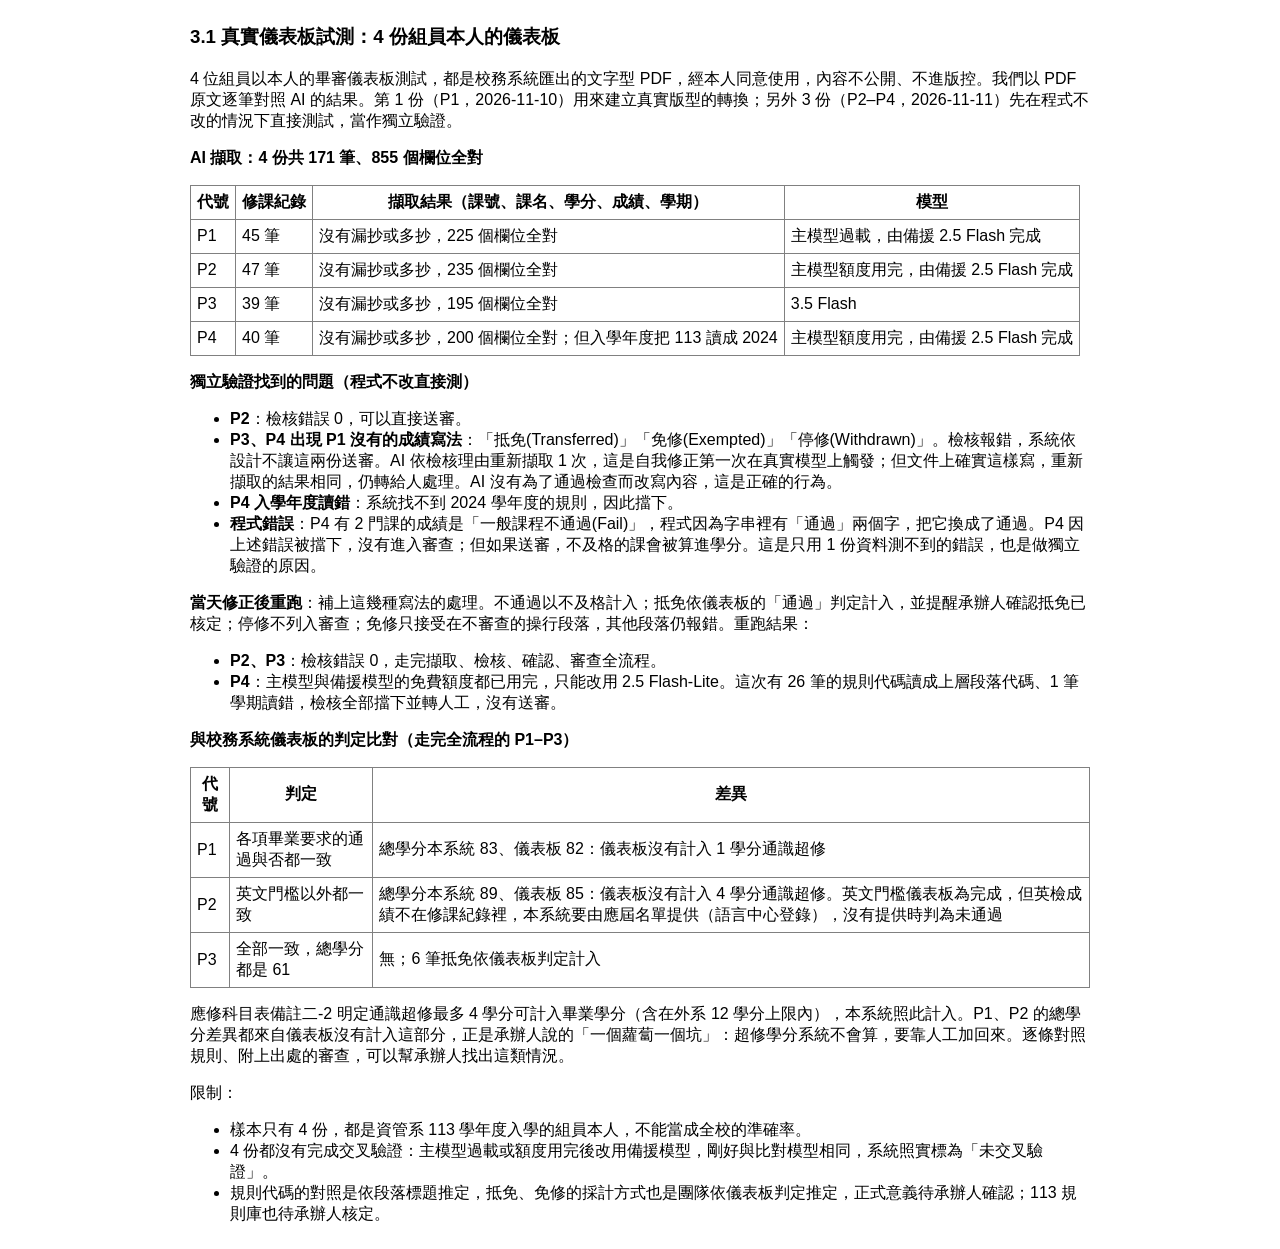
<file: docs/REPORT_3_1_REVISED.html>
<!doctype html><meta charset="utf-8"><body style="font-family:sans-serif;max-width:900px;margin:24px auto"><h3>3.1 真實儀表板試測：4 份組員本人的儀表板</h3>
<p>4 位組員以本人的畢審儀表板測試，都是校務系統匯出的文字型 PDF，經本人同意使用，內容不公開、不進版控。我們以 PDF 原文逐筆對照 AI 的結果。第 1 份（P1，2026-11-10）用來建立真實版型的轉換；另外 3 份（P2–P4，2026-11-11）先在程式不改的情況下直接測試，當作獨立驗證。</p>
<p><b>AI 擷取：4 份共 171 筆、855 個欄位全對</b></p>
<table border="1" cellpadding="6" style="border-collapse:collapse"><tr><th>代號</th><th>修課紀錄</th><th>擷取結果（課號、課名、學分、成績、學期）</th><th>模型</th></tr><tr><td>P1</td><td>45 筆</td><td>沒有漏抄或多抄，225 個欄位全對</td><td>主模型過載，由備援 2.5 Flash 完成</td></tr><tr><td>P2</td><td>47 筆</td><td>沒有漏抄或多抄，235 個欄位全對</td><td>主模型額度用完，由備援 2.5 Flash 完成</td></tr><tr><td>P3</td><td>39 筆</td><td>沒有漏抄或多抄，195 個欄位全對</td><td>3.5 Flash</td></tr><tr><td>P4</td><td>40 筆</td><td>沒有漏抄或多抄，200 個欄位全對；但入學年度把 113 讀成 2024</td><td>主模型額度用完，由備援 2.5 Flash 完成</td></tr></table>
<p><b>獨立驗證找到的問題（程式不改直接測）</b></p>
<ul>
<li><b>P2</b>：檢核錯誤 0，可以直接送審。</li>
<li><b>P3、P4 出現 P1 沒有的成績寫法</b>：「抵免(Transferred)」「免修(Exempted)」「停修(Withdrawn)」。檢核報錯，系統依設計不讓這兩份送審。AI 依檢核理由重新擷取 1 次，這是自我修正第一次在真實模型上觸發；但文件上確實這樣寫，重新擷取的結果相同，仍轉給人處理。AI 沒有為了通過檢查而改寫內容，這是正確的行為。</li>
<li><b>P4 入學年度讀錯</b>：系統找不到 2024 學年度的規則，因此擋下。</li>
<li><b>程式錯誤</b>：P4 有 2 門課的成績是「一般課程不通過(Fail)」，程式因為字串裡有「通過」兩個字，把它換成了通過。P4 因上述錯誤被擋下，沒有進入審查；但如果送審，不及格的課會被算進學分。這是只用 1 份資料測不到的錯誤，也是做獨立驗證的原因。</li>
</ul>
<p><b>當天修正後重跑</b>：補上這幾種寫法的處理。不通過以不及格計入；抵免依儀表板的「通過」判定計入，並提醒承辦人確認抵免已核定；停修不列入審查；免修只接受在不審查的操行段落，其他段落仍報錯。重跑結果：</p>
<ul>
<li><b>P2、P3</b>：檢核錯誤 0，走完擷取、檢核、確認、審查全流程。</li>
<li><b>P4</b>：主模型與備援模型的免費額度都已用完，只能改用 2.5 Flash-Lite。這次有 26 筆的規則代碼讀成上層段落代碼、1 筆學期讀錯，檢核全部擋下並轉人工，沒有送審。</li>
</ul>
<p><b>與校務系統儀表板的判定比對（走完全流程的 P1–P3）</b></p>
<table border="1" cellpadding="6" style="border-collapse:collapse"><tr><th>代號</th><th>判定</th><th>差異</th></tr><tr><td>P1</td><td>各項畢業要求的通過與否都一致</td><td>總學分本系統 83、儀表板 82：儀表板沒有計入 1 學分通識超修</td></tr><tr><td>P2</td><td>英文門檻以外都一致</td><td>總學分本系統 89、儀表板 85：儀表板沒有計入 4 學分通識超修。英文門檻儀表板為完成，但英檢成績不在修課紀錄裡，本系統要由應屆名單提供（語言中心登錄），沒有提供時判為未通過</td></tr><tr><td>P3</td><td>全部一致，總學分都是 61</td><td>無；6 筆抵免依儀表板判定計入</td></tr></table>
<p>應修科目表備註二-2 明定通識超修最多 4 學分可計入畢業學分（含在外系 12 學分上限內），本系統照此計入。P1、P2 的總學分差異都來自儀表板沒有計入這部分，正是承辦人說的「一個蘿蔔一個坑」：超修學分系統不會算，要靠人工加回來。逐條對照規則、附上出處的審查，可以幫承辦人找出這類情況。</p>
<p>限制：</p>
<ul>
<li>樣本只有 4 份，都是資管系 113 學年度入學的組員本人，不能當成全校的準確率。</li>
<li>4 份都沒有完成交叉驗證：主模型過載或額度用完後改用備援模型，剛好與比對模型相同，系統照實標為「未交叉驗證」。</li>
<li>規則代碼的對照是依段落標題推定，抵免、免修的採計方式也是團隊依儀表板判定推定，正式意義待承辦人確認；113 規則庫也待承辦人核定。</li>
</ul></body>
</file>
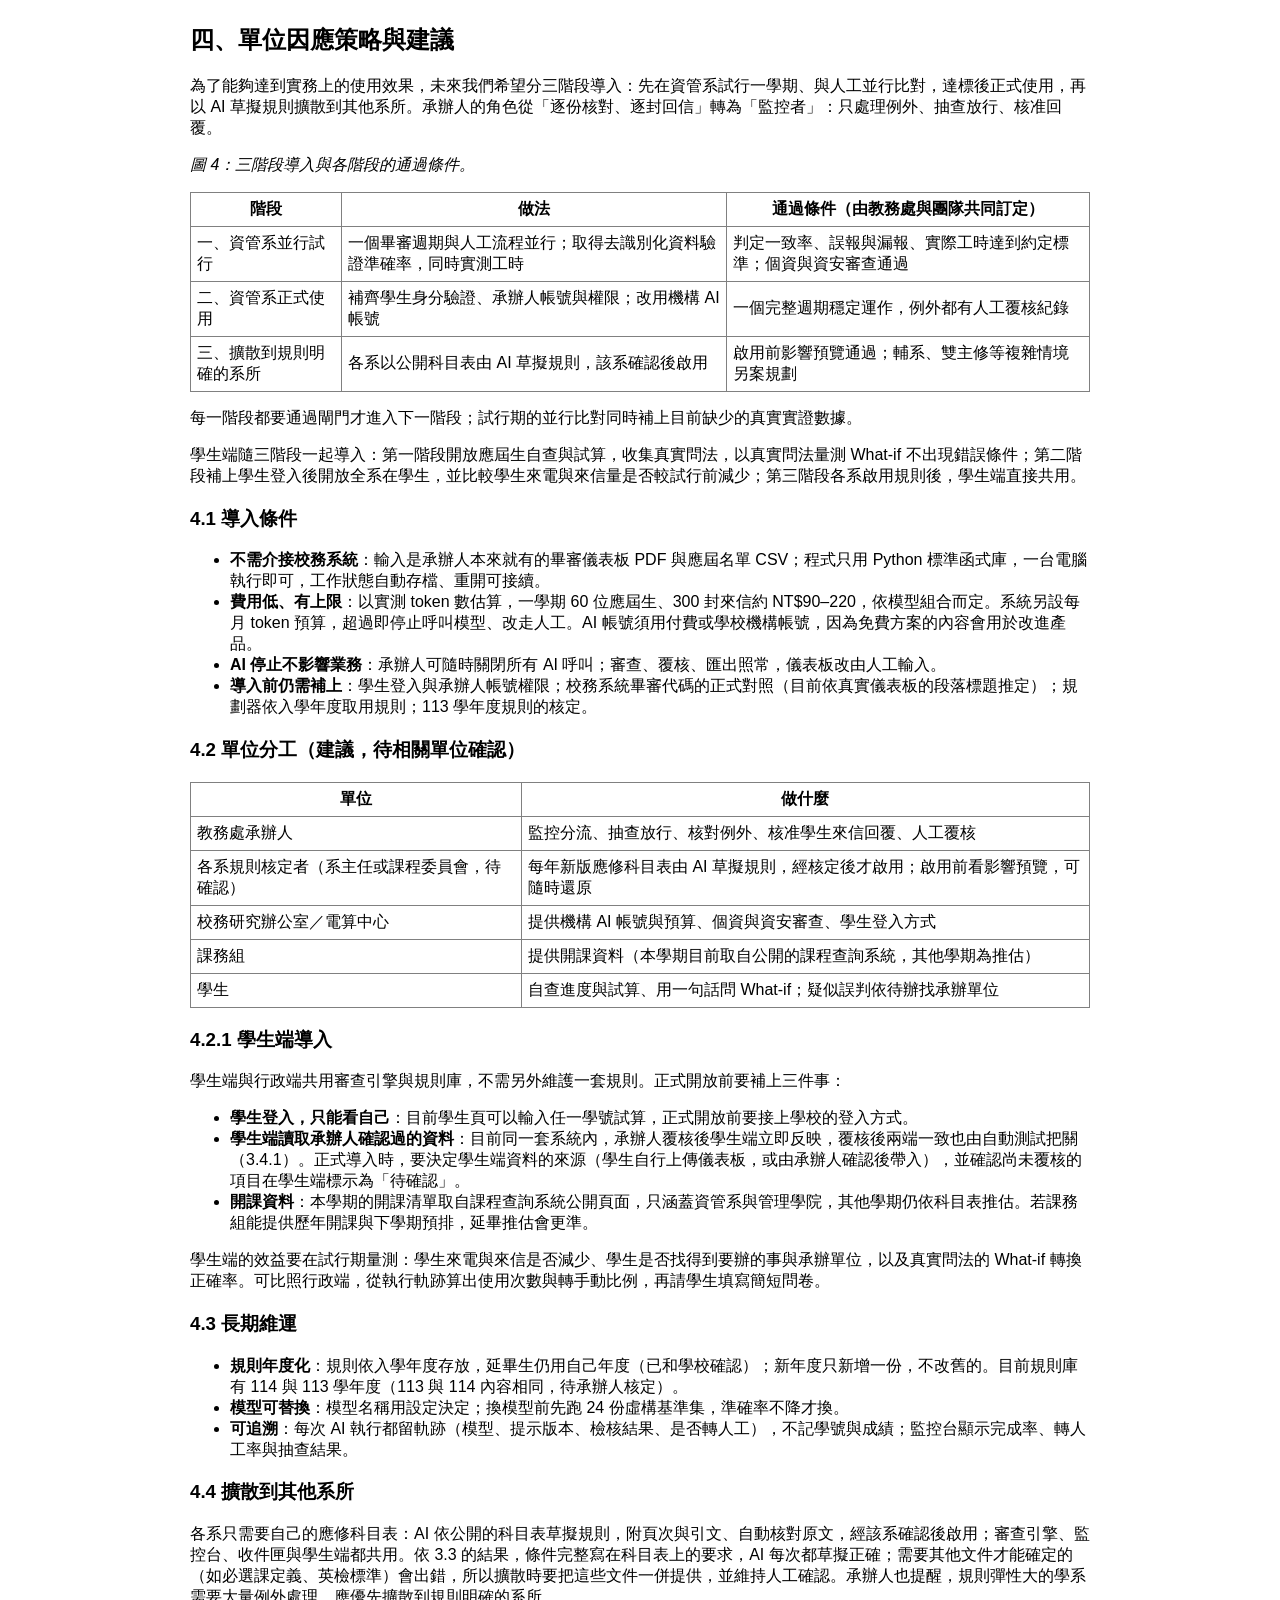
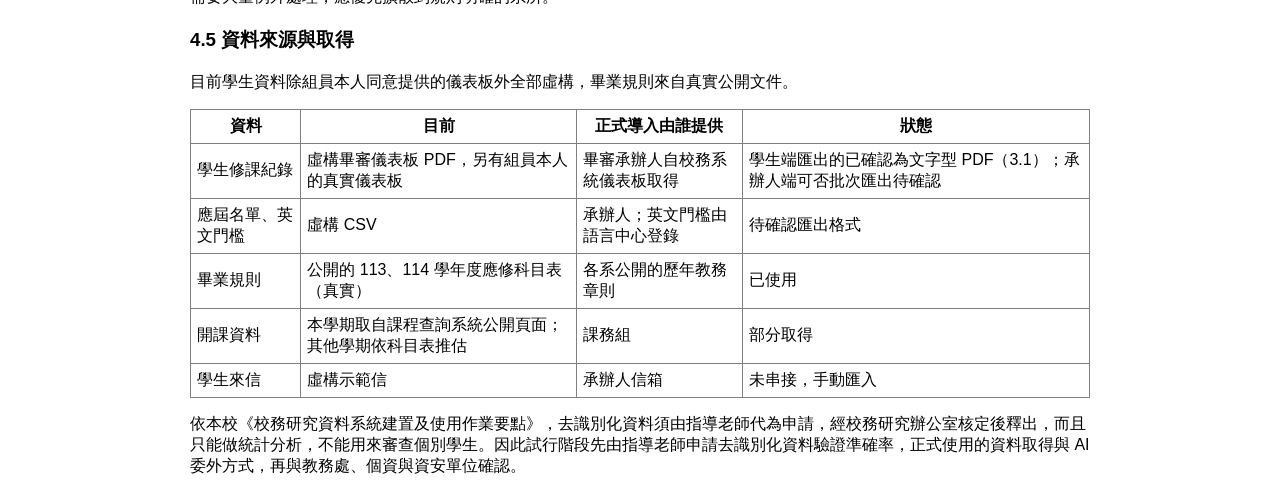
<file: docs/REPORT_CH4_REVISED.html>
<!doctype html><meta charset="utf-8"><title>第四章</title><body style="font-family:sans-serif;max-width:900px;margin:24px auto"><h2>四、單位因應策略與建議</h2>
<p>為了能夠達到實務上的使用效果，未來我們希望分三階段導入：先在資管系試行一學期、與人工並行比對，達標後正式使用，再以 AI 草擬規則擴散到其他系所。承辦人的角色從「逐份核對、逐封回信」轉為「監控者」：只處理例外、抽查放行、核准回覆。</p>
<p><i>圖 4：三階段導入與各階段的通過條件。</i></p>
<table border="1" cellpadding="6" style="border-collapse:collapse">
<tr><th>階段</th><th>做法</th><th>通過條件（由教務處與團隊共同訂定）</th></tr>
<tr><td>一、資管系並行試行</td><td>一個畢審週期與人工流程並行；取得去識別化資料驗證準確率，同時實測工時</td><td>判定一致率、誤報與漏報、實際工時達到約定標準；個資與資安審查通過</td></tr>
<tr><td>二、資管系正式使用</td><td>補齊學生身分驗證、承辦人帳號與權限；改用機構 AI 帳號</td><td>一個完整週期穩定運作，例外都有人工覆核紀錄</td></tr>
<tr><td>三、擴散到規則明確的系所</td><td>各系以公開科目表由 AI 草擬規則，該系確認後啟用</td><td>啟用前影響預覽通過；輔系、雙主修等複雜情境另案規劃</td></tr>
</table>
<p>每一階段都要通過閘門才進入下一階段；試行期的並行比對同時補上目前缺少的真實實證數據。</p>
<p>學生端隨三階段一起導入：第一階段開放應屆生自查與試算，收集真實問法，以真實問法量測 What-if 不出現錯誤條件；第二階段補上學生登入後開放全系在學生，並比較學生來電與來信量是否較試行前減少；第三階段各系啟用規則後，學生端直接共用。</p>
<h3>4.1 導入條件</h3>
<ul>
<li><b>不需介接校務系統</b>：輸入是承辦人本來就有的畢審儀表板 PDF 與應屆名單 CSV；程式只用 Python 標準函式庫，一台電腦執行即可，工作狀態自動存檔、重開可接續。</li>
<li><b>費用低、有上限</b>：以實測 token 數估算，一學期 60 位應屆生、300 封來信約 NT$90–220，依模型組合而定。系統另設每月 token 預算，超過即停止呼叫模型、改走人工。AI 帳號須用付費或學校機構帳號，因為免費方案的內容會用於改進產品。</li>
<li><b>AI 停止不影響業務</b>：承辦人可隨時關閉所有 AI 呼叫；審查、覆核、匯出照常，儀表板改由人工輸入。</li>
<li><b>導入前仍需補上</b>：學生登入與承辦人帳號權限；校務系統畢審代碼的正式對照（目前依真實儀表板的段落標題推定）；規劃器依入學年度取用規則；113 學年度規則的核定。</li>
</ul>
<h3>4.2 單位分工（建議，待相關單位確認）</h3>
<table border="1" cellpadding="6" style="border-collapse:collapse">
<tr><th>單位</th><th>做什麼</th></tr>
<tr><td>教務處承辦人</td><td>監控分流、抽查放行、核對例外、核准學生來信回覆、人工覆核</td></tr>
<tr><td>各系規則核定者（系主任或課程委員會，待確認）</td><td>每年新版應修科目表由 AI 草擬規則，經核定後才啟用；啟用前看影響預覽，可隨時還原</td></tr>
<tr><td>校務研究辦公室／電算中心</td><td>提供機構 AI 帳號與預算、個資與資安審查、學生登入方式</td></tr>
<tr><td>課務組</td><td>提供開課資料（本學期目前取自公開的課程查詢系統，其他學期為推估）</td></tr>
<tr><td>學生</td><td>自查進度與試算、用一句話問 What-if；疑似誤判依待辦找承辦單位</td></tr>
</table>
<h3>4.2.1 學生端導入</h3>
<p>學生端與行政端共用審查引擎與規則庫，不需另外維護一套規則。正式開放前要補上三件事：</p>
<ul>
<li><b>學生登入，只能看自己</b>：目前學生頁可以輸入任一學號試算，正式開放前要接上學校的登入方式。</li>
<li><b>學生端讀取承辦人確認過的資料</b>：目前同一套系統內，承辦人覆核後學生端立即反映，覆核後兩端一致也由自動測試把關（3.4.1）。正式導入時，要決定學生端資料的來源（學生自行上傳儀表板，或由承辦人確認後帶入），並確認尚未覆核的項目在學生端標示為「待確認」。</li>
<li><b>開課資料</b>：本學期的開課清單取自課程查詢系統公開頁面，只涵蓋資管系與管理學院，其他學期仍依科目表推估。若課務組能提供歷年開課與下學期預排，延畢推估會更準。</li>
</ul>
<p>學生端的效益要在試行期量測：學生來電與來信是否減少、學生是否找得到要辦的事與承辦單位，以及真實問法的 What-if 轉換正確率。可比照行政端，從執行軌跡算出使用次數與轉手動比例，再請學生填寫簡短問卷。</p>
<h3>4.3 長期維運</h3>
<ul>
<li><b>規則年度化</b>：規則依入學年度存放，延畢生仍用自己年度（已和學校確認）；新年度只新增一份，不改舊的。目前規則庫有 114 與 113 學年度（113 與 114 內容相同，待承辦人核定）。</li>
<li><b>模型可替換</b>：模型名稱用設定決定；換模型前先跑 24 份虛構基準集，準確率不降才換。</li>
<li><b>可追溯</b>：每次 AI 執行都留軌跡（模型、提示版本、檢核結果、是否轉人工），不記學號與成績；監控台顯示完成率、轉人工率與抽查結果。</li>
</ul>
<h3>4.4 擴散到其他系所</h3>
<p>各系只需要自己的應修科目表：AI 依公開的科目表草擬規則，附頁次與引文、自動核對原文，經該系確認後啟用；審查引擎、監控台、收件匣與學生端都共用。依 3.3 的結果，條件完整寫在科目表上的要求，AI 每次都草擬正確；需要其他文件才能確定的（如必選課定義、英檢標準）會出錯，所以擴散時要把這些文件一併提供，並維持人工確認。承辦人也提醒，規則彈性大的學系需要大量例外處理，應優先擴散到規則明確的系所。</p>
<h3>4.5 資料來源與取得</h3>
<p>目前學生資料除組員本人同意提供的儀表板外全部虛構，畢業規則來自真實公開文件。</p>
<table border="1" cellpadding="6" style="border-collapse:collapse">
<tr><th>資料</th><th>目前</th><th>正式導入由誰提供</th><th>狀態</th></tr>
<tr><td>學生修課紀錄</td><td>虛構畢審儀表板 PDF，另有組員本人的真實儀表板</td><td>畢審承辦人自校務系統儀表板取得</td><td>學生端匯出的已確認為文字型 PDF（3.1）；承辦人端可否批次匯出待確認</td></tr>
<tr><td>應屆名單、英文門檻</td><td>虛構 CSV</td><td>承辦人；英文門檻由語言中心登錄</td><td>待確認匯出格式</td></tr>
<tr><td>畢業規則</td><td>公開的 113、114 學年度應修科目表（真實）</td><td>各系公開的歷年教務章則</td><td>已使用</td></tr>
<tr><td>開課資料</td><td>本學期取自課程查詢系統公開頁面；其他學期依科目表推估</td><td>課務組</td><td>部分取得</td></tr>
<tr><td>學生來信</td><td>虛構示範信</td><td>承辦人信箱</td><td>未串接，手動匯入</td></tr>
</table>
<p>依本校《校務研究資料系統建置及使用作業要點》，去識別化資料須由指導老師代為申請，經校務研究辦公室核定後釋出，而且只能做統計分析，不能用來審查個別學生。因此試行階段先由指導老師申請去識別化資料驗證準確率，正式使用的資料取得與 AI 委外方式，再與教務處、個資與資安單位確認。</p></body>
</file>
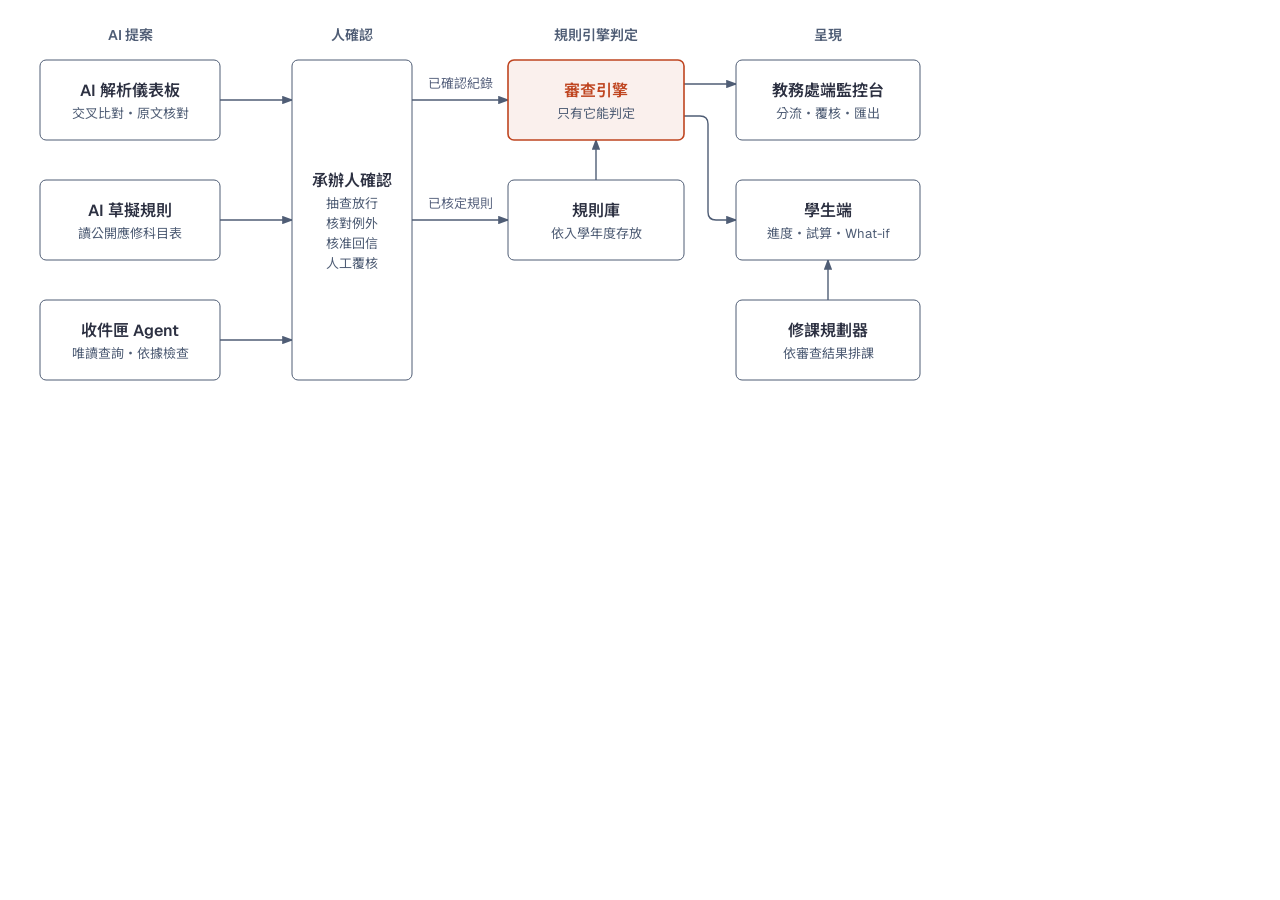
<file: docs/report-figures/fig1-architecture.html>
<!DOCTYPE html>
<html lang="zh-Hant"><head><meta charset="UTF-8"><meta name="viewport" content="width=device-width, initial-scale=1.0"><title>系統架構</title>
<link href="https://fonts.googleapis.com/css2?family=Geist:wght@400;500;600&family=Noto+Sans+TC:wght@400;500;600&display=swap" rel="stylesheet">
<style>html,body{margin:0;padding:0;background:#ffffff} svg{display:block;width:960px;height:404px}</style></head>
<body><svg viewBox="0 0 960 404" xmlns="http://www.w3.org/2000/svg" role="img" aria-labelledby="fig1-architecture-title fig1-architecture-desc"><title id="fig1-architecture-title">系統架構</title><desc id="fig1-architecture-desc">AI 的輸出經承辦人確認後，由審查引擎判定，結果呈現給教務處端與學生端。</desc><defs><marker id="arrow" markerWidth="8" markerHeight="6" refX="7" refY="3" orient="auto"><polygon points="0 0, 8 3, 0 6" fill="#4f5d75"/></marker></defs><rect width="100%" height="100%" fill="#ffffff"/><text x="130" y="40" fill="#4f5d75" font-size="14" font-weight="600" font-family="'Geist','Noto Sans TC','PingFang TC','Microsoft JhengHei',sans-serif" text-anchor="middle">AI 提案</text><text x="352" y="40" fill="#4f5d75" font-size="14" font-weight="600" font-family="'Geist','Noto Sans TC','PingFang TC','Microsoft JhengHei',sans-serif" text-anchor="middle">人確認</text><text x="596" y="40" fill="#4f5d75" font-size="14" font-weight="600" font-family="'Geist','Noto Sans TC','PingFang TC','Microsoft JhengHei',sans-serif" text-anchor="middle">規則引擎判定</text><text x="828" y="40" fill="#4f5d75" font-size="14" font-weight="600" font-family="'Geist','Noto Sans TC','PingFang TC','Microsoft JhengHei',sans-serif" text-anchor="middle">呈現</text><line x1="220" y1="100" x2="292" y2="100" stroke="#4f5d75" stroke-width="1.4" marker-end="url(#arrow)"/><line x1="220" y1="220" x2="292" y2="220" stroke="#4f5d75" stroke-width="1.4" marker-end="url(#arrow)"/><line x1="220" y1="340" x2="292" y2="340" stroke="#4f5d75" stroke-width="1.4" marker-end="url(#arrow)"/><line x1="412" y1="100" x2="508" y2="100" stroke="#4f5d75" stroke-width="1.4" marker-end="url(#arrow)"/><rect x="423.5" y="75" width="73" height="18" rx="2" fill="#ffffff"/><text x="460" y="88" fill="#5a6580" font-size="13" font-weight="400" font-family="'Geist','Noto Sans TC','PingFang TC','Microsoft JhengHei',sans-serif" text-anchor="middle">已確認紀錄</text><line x1="412" y1="220" x2="508" y2="220" stroke="#4f5d75" stroke-width="1.4" marker-end="url(#arrow)"/><rect x="423.5" y="195" width="73" height="18" rx="2" fill="#ffffff"/><text x="460" y="208" fill="#5a6580" font-size="13" font-weight="400" font-family="'Geist','Noto Sans TC','PingFang TC','Microsoft JhengHei',sans-serif" text-anchor="middle">已核定規則</text><line x1="596" y1="180" x2="596" y2="140" stroke="#4f5d75" stroke-width="1.4" marker-end="url(#arrow)"/><line x1="684" y1="84" x2="736" y2="84" stroke="#4f5d75" stroke-width="1.4" marker-end="url(#arrow)"/><path d="M684,116 H700 Q708,116 708,124 V212 Q708,220 716,220 H736" fill="none" stroke="#4f5d75" stroke-width="1.4" marker-end="url(#arrow)"/><line x1="828" y1="300" x2="828" y2="260" stroke="#4f5d75" stroke-width="1.4" marker-end="url(#arrow)"/><rect x="40" y="60" width="180" height="80" rx="6" fill="#ffffff"/><rect x="40" y="60" width="180" height="80" rx="6" fill="#ffffff" stroke="#4f5d75" stroke-width="1"/><text x="130" y="96" fill="#2d3142" font-size="16" font-weight="600" font-family="'Geist','Noto Sans TC','PingFang TC','Microsoft JhengHei',sans-serif" text-anchor="middle">AI 解析儀表板</text><text x="130" y="118" fill="#4f5d75" font-size="13" font-weight="400" font-family="'Geist','Noto Sans TC','PingFang TC','Microsoft JhengHei',sans-serif" text-anchor="middle">交叉比對・原文核對</text><rect x="40" y="180" width="180" height="80" rx="6" fill="#ffffff"/><rect x="40" y="180" width="180" height="80" rx="6" fill="#ffffff" stroke="#4f5d75" stroke-width="1"/><text x="130" y="216" fill="#2d3142" font-size="16" font-weight="600" font-family="'Geist','Noto Sans TC','PingFang TC','Microsoft JhengHei',sans-serif" text-anchor="middle">AI 草擬規則</text><text x="130" y="238" fill="#4f5d75" font-size="13" font-weight="400" font-family="'Geist','Noto Sans TC','PingFang TC','Microsoft JhengHei',sans-serif" text-anchor="middle">讀公開應修科目表</text><rect x="40" y="300" width="180" height="80" rx="6" fill="#ffffff"/><rect x="40" y="300" width="180" height="80" rx="6" fill="#ffffff" stroke="#4f5d75" stroke-width="1"/><text x="130" y="336" fill="#2d3142" font-size="16" font-weight="600" font-family="'Geist','Noto Sans TC','PingFang TC','Microsoft JhengHei',sans-serif" text-anchor="middle">收件匣 Agent</text><text x="130" y="358" fill="#4f5d75" font-size="13" font-weight="400" font-family="'Geist','Noto Sans TC','PingFang TC','Microsoft JhengHei',sans-serif" text-anchor="middle">唯讀查詢・依據檢查</text><rect x="292" y="60" width="120" height="320" rx="6" fill="#ffffff"/><rect x="292" y="60" width="120" height="320" rx="6" fill="#ffffff" stroke="#4f5d75" stroke-width="1"/><text x="352" y="186" fill="#2d3142" font-size="16" font-weight="600" font-family="'Geist','Noto Sans TC','PingFang TC','Microsoft JhengHei',sans-serif" text-anchor="middle">承辦人確認</text><text x="352" y="208" fill="#4f5d75" font-size="13" font-weight="400" font-family="'Geist','Noto Sans TC','PingFang TC','Microsoft JhengHei',sans-serif" text-anchor="middle">抽查放行</text><text x="352" y="228" fill="#4f5d75" font-size="13" font-weight="400" font-family="'Geist','Noto Sans TC','PingFang TC','Microsoft JhengHei',sans-serif" text-anchor="middle">核對例外</text><text x="352" y="248" fill="#4f5d75" font-size="13" font-weight="400" font-family="'Geist','Noto Sans TC','PingFang TC','Microsoft JhengHei',sans-serif" text-anchor="middle">核准回信</text><text x="352" y="268" fill="#4f5d75" font-size="13" font-weight="400" font-family="'Geist','Noto Sans TC','PingFang TC','Microsoft JhengHei',sans-serif" text-anchor="middle">人工覆核</text><rect x="508" y="60" width="176" height="80" rx="6" fill="#ffffff"/><rect x="508" y="60" width="176" height="80" rx="6" fill="rgba(191,69,32,0.08)" stroke="#bf4520" stroke-width="1.6"/><text x="596" y="96" fill="#bf4520" font-size="16" font-weight="600" font-family="'Geist','Noto Sans TC','PingFang TC','Microsoft JhengHei',sans-serif" text-anchor="middle">審查引擎</text><text x="596" y="118" fill="#4f5d75" font-size="13" font-weight="400" font-family="'Geist','Noto Sans TC','PingFang TC','Microsoft JhengHei',sans-serif" text-anchor="middle">只有它能判定</text><rect x="508" y="180" width="176" height="80" rx="6" fill="#ffffff"/><rect x="508" y="180" width="176" height="80" rx="6" fill="#ffffff" stroke="#4f5d75" stroke-width="1"/><text x="596" y="216" fill="#2d3142" font-size="16" font-weight="600" font-family="'Geist','Noto Sans TC','PingFang TC','Microsoft JhengHei',sans-serif" text-anchor="middle">規則庫</text><text x="596" y="238" fill="#4f5d75" font-size="13" font-weight="400" font-family="'Geist','Noto Sans TC','PingFang TC','Microsoft JhengHei',sans-serif" text-anchor="middle">依入學年度存放</text><rect x="736" y="60" width="184" height="80" rx="6" fill="#ffffff"/><rect x="736" y="60" width="184" height="80" rx="6" fill="#ffffff" stroke="#4f5d75" stroke-width="1"/><text x="828" y="96" fill="#2d3142" font-size="16" font-weight="600" font-family="'Geist','Noto Sans TC','PingFang TC','Microsoft JhengHei',sans-serif" text-anchor="middle">教務處端監控台</text><text x="828" y="118" fill="#4f5d75" font-size="13" font-weight="400" font-family="'Geist','Noto Sans TC','PingFang TC','Microsoft JhengHei',sans-serif" text-anchor="middle">分流・覆核・匯出</text><rect x="736" y="180" width="184" height="80" rx="6" fill="#ffffff"/><rect x="736" y="180" width="184" height="80" rx="6" fill="#ffffff" stroke="#4f5d75" stroke-width="1"/><text x="828" y="216" fill="#2d3142" font-size="16" font-weight="600" font-family="'Geist','Noto Sans TC','PingFang TC','Microsoft JhengHei',sans-serif" text-anchor="middle">學生端</text><text x="828" y="238" fill="#4f5d75" font-size="13" font-weight="400" font-family="'Geist','Noto Sans TC','PingFang TC','Microsoft JhengHei',sans-serif" text-anchor="middle">進度・試算・What-if</text><rect x="736" y="300" width="184" height="80" rx="6" fill="#ffffff"/><rect x="736" y="300" width="184" height="80" rx="6" fill="#ffffff" stroke="#4f5d75" stroke-width="1"/><text x="828" y="336" fill="#2d3142" font-size="16" font-weight="600" font-family="'Geist','Noto Sans TC','PingFang TC','Microsoft JhengHei',sans-serif" text-anchor="middle">修課規劃器</text><text x="828" y="358" fill="#4f5d75" font-size="13" font-weight="400" font-family="'Geist','Noto Sans TC','PingFang TC','Microsoft JhengHei',sans-serif" text-anchor="middle">依審查結果排課</text></svg></body></html>
</file>
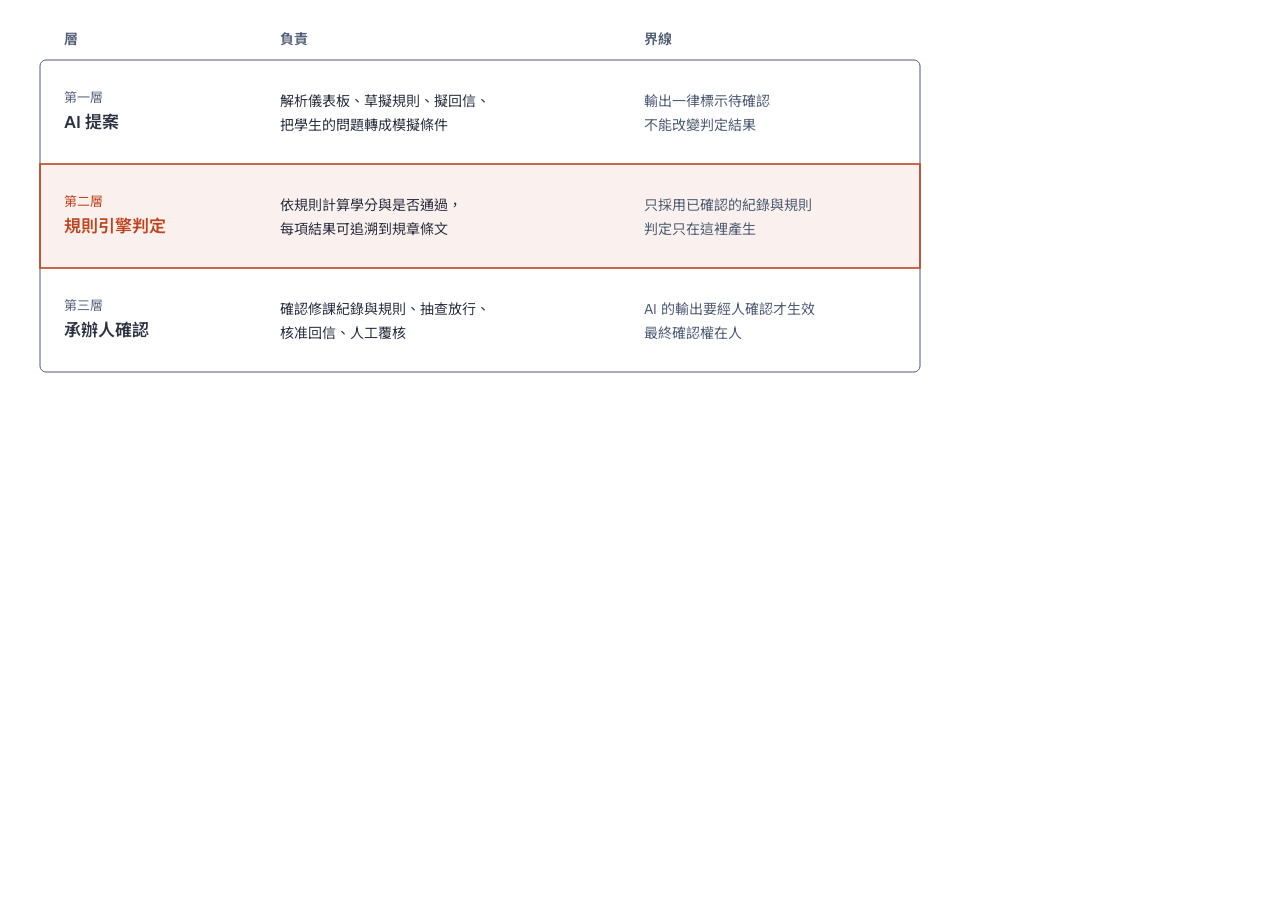
<file: docs/report-figures/fig2-three-layers.html>
<!DOCTYPE html>
<html lang="zh-Hant"><head><meta charset="UTF-8"><meta name="viewport" content="width=device-width, initial-scale=1.0"><title>AI 三層分工</title>
<link href="https://fonts.googleapis.com/css2?family=Geist:wght@400;500;600&family=Noto+Sans+TC:wght@400;500;600&display=swap" rel="stylesheet">
<style>html,body{margin:0;padding:0;background:#ffffff} svg{display:block;width:960px;height:396px}</style></head>
<body><svg viewBox="0 0 960 396" xmlns="http://www.w3.org/2000/svg" role="img" aria-labelledby="fig2-three-layers-title fig2-three-layers-desc"><title id="fig2-three-layers-title">AI 三層分工</title><desc id="fig2-three-layers-desc">AI 提案、規則引擎判定、承辦人確認三層的責任與界線。</desc><defs><marker id="arrow" markerWidth="8" markerHeight="6" refX="7" refY="3" orient="auto"><polygon points="0 0, 8 3, 0 6" fill="#4f5d75"/></marker></defs><rect width="100%" height="100%" fill="#ffffff"/><text x="64" y="44" fill="#4f5d75" font-size="14" font-weight="600" font-family="'Geist','Noto Sans TC','PingFang TC','Microsoft JhengHei',sans-serif" text-anchor="start">層</text><text x="280" y="44" fill="#4f5d75" font-size="14" font-weight="600" font-family="'Geist','Noto Sans TC','PingFang TC','Microsoft JhengHei',sans-serif" text-anchor="start">負責</text><text x="644" y="44" fill="#4f5d75" font-size="14" font-weight="600" font-family="'Geist','Noto Sans TC','PingFang TC','Microsoft JhengHei',sans-serif" text-anchor="start">界線</text><rect x="40" y="60" width="880" height="312" rx="6" fill="#ffffff" stroke="#4f5d75" stroke-width="1"/><text x="64" y="102" fill="#5a6580" font-size="13" font-weight="400" font-family="'Geist','Noto Sans TC','PingFang TC','Microsoft JhengHei',sans-serif" text-anchor="start">第一層</text><text x="64" y="128" fill="#2d3142" font-size="17" font-weight="600" font-family="'Geist','Noto Sans TC','PingFang TC','Microsoft JhengHei',sans-serif" text-anchor="start">AI 提案</text><text x="280" y="106" fill="#2d3142" font-size="14" font-weight="400" font-family="'Geist','Noto Sans TC','PingFang TC','Microsoft JhengHei',sans-serif" text-anchor="start">解析儀表板、草擬規則、擬回信、</text><text x="280" y="130" fill="#2d3142" font-size="14" font-weight="400" font-family="'Geist','Noto Sans TC','PingFang TC','Microsoft JhengHei',sans-serif" text-anchor="start">把學生的問題轉成模擬條件</text><text x="644" y="106" fill="#4f5d75" font-size="14" font-weight="400" font-family="'Geist','Noto Sans TC','PingFang TC','Microsoft JhengHei',sans-serif" text-anchor="start">輸出一律標示待確認</text><text x="644" y="130" fill="#4f5d75" font-size="14" font-weight="400" font-family="'Geist','Noto Sans TC','PingFang TC','Microsoft JhengHei',sans-serif" text-anchor="start">不能改變判定結果</text><rect x="40" y="164" width="880" height="104" fill="rgba(191,69,32,0.08)" stroke="#bf4520" stroke-width="1.6"/><text x="64" y="206" fill="#bf4520" font-size="13" font-weight="400" font-family="'Geist','Noto Sans TC','PingFang TC','Microsoft JhengHei',sans-serif" text-anchor="start">第二層</text><text x="64" y="232" fill="#bf4520" font-size="17" font-weight="600" font-family="'Geist','Noto Sans TC','PingFang TC','Microsoft JhengHei',sans-serif" text-anchor="start">規則引擎判定</text><text x="280" y="210" fill="#2d3142" font-size="14" font-weight="400" font-family="'Geist','Noto Sans TC','PingFang TC','Microsoft JhengHei',sans-serif" text-anchor="start">依規則計算學分與是否通過，</text><text x="280" y="234" fill="#2d3142" font-size="14" font-weight="400" font-family="'Geist','Noto Sans TC','PingFang TC','Microsoft JhengHei',sans-serif" text-anchor="start">每項結果可追溯到規章條文</text><text x="644" y="210" fill="#4f5d75" font-size="14" font-weight="400" font-family="'Geist','Noto Sans TC','PingFang TC','Microsoft JhengHei',sans-serif" text-anchor="start">只採用已確認的紀錄與規則</text><text x="644" y="234" fill="#4f5d75" font-size="14" font-weight="400" font-family="'Geist','Noto Sans TC','PingFang TC','Microsoft JhengHei',sans-serif" text-anchor="start">判定只在這裡產生</text><text x="64" y="310" fill="#5a6580" font-size="13" font-weight="400" font-family="'Geist','Noto Sans TC','PingFang TC','Microsoft JhengHei',sans-serif" text-anchor="start">第三層</text><text x="64" y="336" fill="#2d3142" font-size="17" font-weight="600" font-family="'Geist','Noto Sans TC','PingFang TC','Microsoft JhengHei',sans-serif" text-anchor="start">承辦人確認</text><text x="280" y="314" fill="#2d3142" font-size="14" font-weight="400" font-family="'Geist','Noto Sans TC','PingFang TC','Microsoft JhengHei',sans-serif" text-anchor="start">確認修課紀錄與規則、抽查放行、</text><text x="280" y="338" fill="#2d3142" font-size="14" font-weight="400" font-family="'Geist','Noto Sans TC','PingFang TC','Microsoft JhengHei',sans-serif" text-anchor="start">核准回信、人工覆核</text><text x="644" y="314" fill="#4f5d75" font-size="14" font-weight="400" font-family="'Geist','Noto Sans TC','PingFang TC','Microsoft JhengHei',sans-serif" text-anchor="start">AI 的輸出要經人確認才生效</text><text x="644" y="338" fill="#4f5d75" font-size="14" font-weight="400" font-family="'Geist','Noto Sans TC','PingFang TC','Microsoft JhengHei',sans-serif" text-anchor="start">最終確認權在人</text></svg></body></html>
</file>
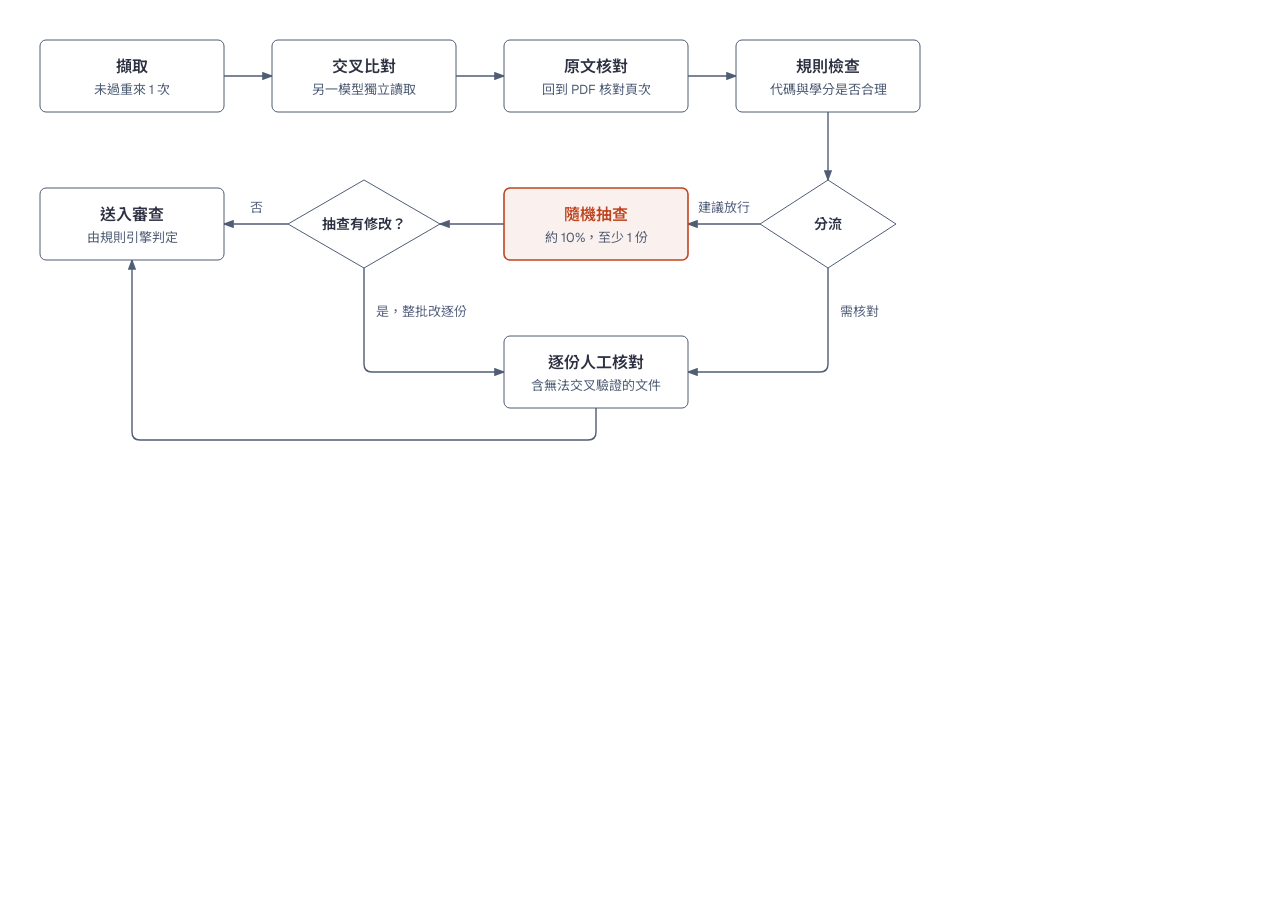
<file: docs/report-figures/fig3-checkpoints.html>
<!DOCTYPE html>
<html lang="zh-Hant"><head><meta charset="UTF-8"><meta name="viewport" content="width=device-width, initial-scale=1.0"><title>四道檢查點與分流</title>
<link href="https://fonts.googleapis.com/css2?family=Geist:wght@400;500;600&family=Noto+Sans+TC:wght@400;500;600&display=swap" rel="stylesheet">
<style>html,body{margin:0;padding:0;background:#ffffff} svg{display:block;width:960px;height:468px}</style></head>
<body><svg viewBox="0 0 960 468" xmlns="http://www.w3.org/2000/svg" role="img" aria-labelledby="fig3-checkpoints-title fig3-checkpoints-desc"><title id="fig3-checkpoints-title">四道檢查點與分流</title><desc id="fig3-checkpoints-desc">AI 擷取後經四道檢查點分流，建議放行者先隨機抽查，其餘由人逐份核對，最後送入審查。</desc><defs><marker id="arrow" markerWidth="8" markerHeight="6" refX="7" refY="3" orient="auto"><polygon points="0 0, 8 3, 0 6" fill="#4f5d75"/></marker></defs><rect width="100%" height="100%" fill="#ffffff"/><line x1="224" y1="76" x2="272" y2="76" stroke="#4f5d75" stroke-width="1.4" marker-end="url(#arrow)"/><line x1="456" y1="76" x2="504" y2="76" stroke="#4f5d75" stroke-width="1.4" marker-end="url(#arrow)"/><line x1="688" y1="76" x2="736" y2="76" stroke="#4f5d75" stroke-width="1.4" marker-end="url(#arrow)"/><line x1="828" y1="112" x2="828" y2="180" stroke="#4f5d75" stroke-width="1.4" marker-end="url(#arrow)"/><line x1="760" y1="224" x2="688" y2="224" stroke="#4f5d75" stroke-width="1.4" marker-end="url(#arrow)"/><rect x="694.0" y="199" width="60" height="18" rx="2" fill="#ffffff"/><text x="724" y="212" fill="#5a6580" font-size="13" font-weight="400" font-family="'Geist','Noto Sans TC','PingFang TC','Microsoft JhengHei',sans-serif" text-anchor="middle">建議放行</text><line x1="504" y1="224" x2="440" y2="224" stroke="#4f5d75" stroke-width="1.4" marker-end="url(#arrow)"/><line x1="288" y1="224" x2="224" y2="224" stroke="#4f5d75" stroke-width="1.4" marker-end="url(#arrow)"/><rect x="245.5" y="199" width="21" height="18" rx="2" fill="#ffffff"/><text x="256" y="212" fill="#5a6580" font-size="13" font-weight="400" font-family="'Geist','Noto Sans TC','PingFang TC','Microsoft JhengHei',sans-serif" text-anchor="middle">否</text><path d="M364,268 V364 Q364,372 372,372 H504" fill="none" stroke="#4f5d75" stroke-width="1.4" marker-end="url(#arrow)"/><rect x="372" y="303" width="99" height="18" rx="2" fill="#ffffff"/><text x="376" y="316" fill="#5a6580" font-size="13" font-weight="400" font-family="'Geist','Noto Sans TC','PingFang TC','Microsoft JhengHei',sans-serif" text-anchor="start">是，整批改逐份</text><path d="M828,268 V364 Q828,372 820,372 H688" fill="none" stroke="#4f5d75" stroke-width="1.4" marker-end="url(#arrow)"/><rect x="836" y="303" width="47" height="18" rx="2" fill="#ffffff"/><text x="840" y="316" fill="#5a6580" font-size="13" font-weight="400" font-family="'Geist','Noto Sans TC','PingFang TC','Microsoft JhengHei',sans-serif" text-anchor="start">需核對</text><path d="M596,408 V432 Q596,440 588,440 H140 Q132,440 132,432 V260" fill="none" stroke="#4f5d75" stroke-width="1.4" marker-end="url(#arrow)"/><rect x="40" y="40" width="184" height="72" rx="6" fill="#ffffff"/><rect x="40" y="40" width="184" height="72" rx="6" fill="#ffffff" stroke="#4f5d75" stroke-width="1"/><text x="132" y="72" fill="#2d3142" font-size="16" font-weight="600" font-family="'Geist','Noto Sans TC','PingFang TC','Microsoft JhengHei',sans-serif" text-anchor="middle">擷取</text><text x="132" y="94" fill="#4f5d75" font-size="13" font-weight="400" font-family="'Geist','Noto Sans TC','PingFang TC','Microsoft JhengHei',sans-serif" text-anchor="middle">未過重來 1 次</text><rect x="272" y="40" width="184" height="72" rx="6" fill="#ffffff"/><rect x="272" y="40" width="184" height="72" rx="6" fill="#ffffff" stroke="#4f5d75" stroke-width="1"/><text x="364" y="72" fill="#2d3142" font-size="16" font-weight="600" font-family="'Geist','Noto Sans TC','PingFang TC','Microsoft JhengHei',sans-serif" text-anchor="middle">交叉比對</text><text x="364" y="94" fill="#4f5d75" font-size="13" font-weight="400" font-family="'Geist','Noto Sans TC','PingFang TC','Microsoft JhengHei',sans-serif" text-anchor="middle">另一模型獨立讀取</text><rect x="504" y="40" width="184" height="72" rx="6" fill="#ffffff"/><rect x="504" y="40" width="184" height="72" rx="6" fill="#ffffff" stroke="#4f5d75" stroke-width="1"/><text x="596" y="72" fill="#2d3142" font-size="16" font-weight="600" font-family="'Geist','Noto Sans TC','PingFang TC','Microsoft JhengHei',sans-serif" text-anchor="middle">原文核對</text><text x="596" y="94" fill="#4f5d75" font-size="13" font-weight="400" font-family="'Geist','Noto Sans TC','PingFang TC','Microsoft JhengHei',sans-serif" text-anchor="middle">回到 PDF 核對頁次</text><rect x="736" y="40" width="184" height="72" rx="6" fill="#ffffff"/><rect x="736" y="40" width="184" height="72" rx="6" fill="#ffffff" stroke="#4f5d75" stroke-width="1"/><text x="828" y="72" fill="#2d3142" font-size="16" font-weight="600" font-family="'Geist','Noto Sans TC','PingFang TC','Microsoft JhengHei',sans-serif" text-anchor="middle">規則檢查</text><text x="828" y="94" fill="#4f5d75" font-size="13" font-weight="400" font-family="'Geist','Noto Sans TC','PingFang TC','Microsoft JhengHei',sans-serif" text-anchor="middle">代碼與學分是否合理</text><polygon points="828,180 896,224 828,268 760,224" fill="#ffffff" stroke="#4f5d75" stroke-width="1"/><text x="828" y="229" fill="#2d3142" font-size="14" font-weight="600" font-family="'Geist','Noto Sans TC','PingFang TC','Microsoft JhengHei',sans-serif" text-anchor="middle">分流</text><rect x="504" y="188" width="184" height="72" rx="6" fill="#ffffff"/><rect x="504" y="188" width="184" height="72" rx="6" fill="rgba(191,69,32,0.08)" stroke="#bf4520" stroke-width="1.6"/><text x="596" y="220" fill="#bf4520" font-size="16" font-weight="600" font-family="'Geist','Noto Sans TC','PingFang TC','Microsoft JhengHei',sans-serif" text-anchor="middle">隨機抽查</text><text x="596" y="242" fill="#4f5d75" font-size="13" font-weight="400" font-family="'Geist','Noto Sans TC','PingFang TC','Microsoft JhengHei',sans-serif" text-anchor="middle">約 10%，至少 1 份</text><polygon points="364,180 440,224 364,268 288,224" fill="#ffffff" stroke="#4f5d75" stroke-width="1"/><text x="364" y="229" fill="#2d3142" font-size="14" font-weight="600" font-family="'Geist','Noto Sans TC','PingFang TC','Microsoft JhengHei',sans-serif" text-anchor="middle">抽查有修改？</text><rect x="40" y="188" width="184" height="72" rx="6" fill="#ffffff"/><rect x="40" y="188" width="184" height="72" rx="6" fill="#ffffff" stroke="#4f5d75" stroke-width="1"/><text x="132" y="220" fill="#2d3142" font-size="16" font-weight="600" font-family="'Geist','Noto Sans TC','PingFang TC','Microsoft JhengHei',sans-serif" text-anchor="middle">送入審查</text><text x="132" y="242" fill="#4f5d75" font-size="13" font-weight="400" font-family="'Geist','Noto Sans TC','PingFang TC','Microsoft JhengHei',sans-serif" text-anchor="middle">由規則引擎判定</text><rect x="504" y="336" width="184" height="72" rx="6" fill="#ffffff"/><rect x="504" y="336" width="184" height="72" rx="6" fill="#ffffff" stroke="#4f5d75" stroke-width="1"/><text x="596" y="368" fill="#2d3142" font-size="16" font-weight="600" font-family="'Geist','Noto Sans TC','PingFang TC','Microsoft JhengHei',sans-serif" text-anchor="middle">逐份人工核對</text><text x="596" y="390" fill="#4f5d75" font-size="13" font-weight="400" font-family="'Geist','Noto Sans TC','PingFang TC','Microsoft JhengHei',sans-serif" text-anchor="middle">含無法交叉驗證的文件</text></svg></body></html>
</file>
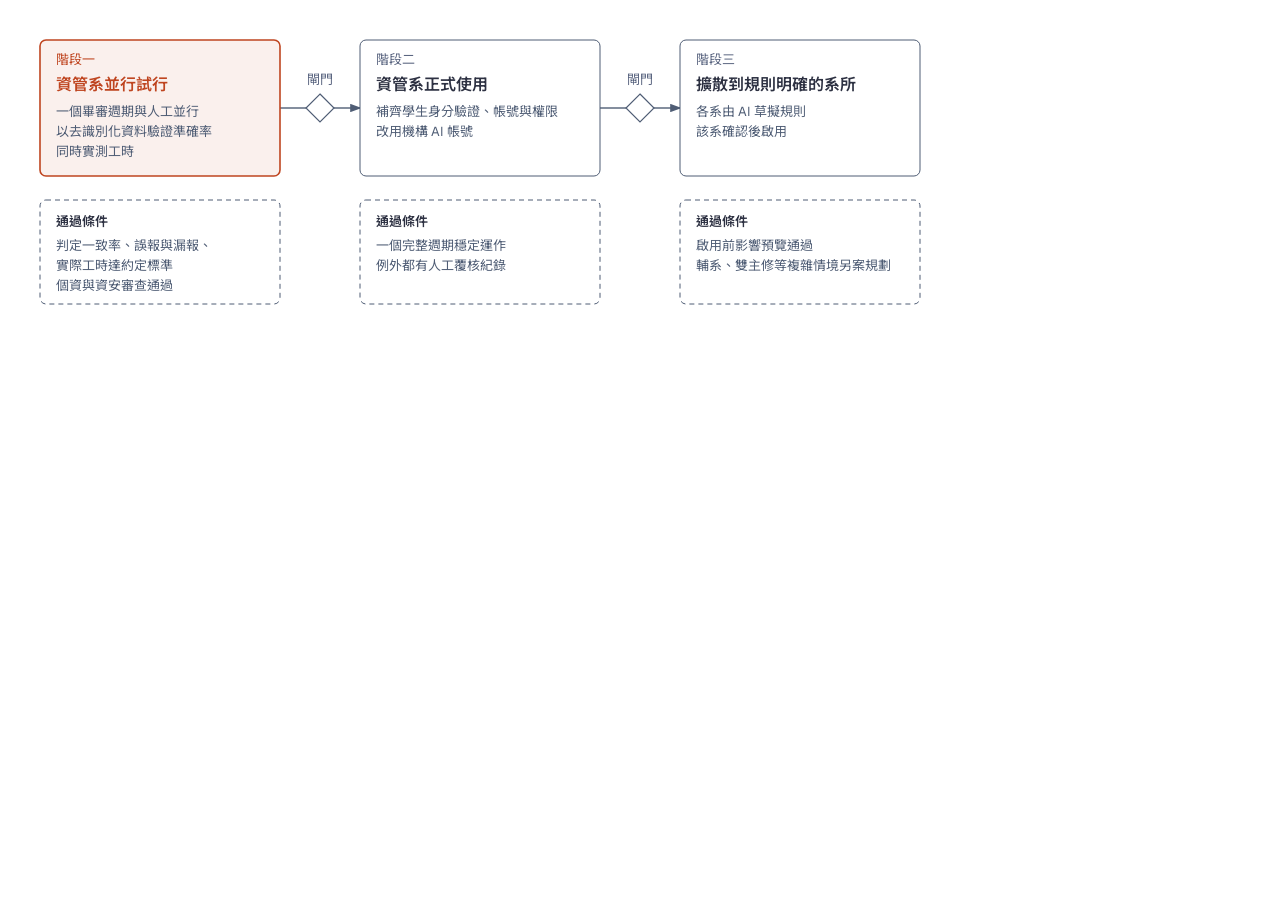
<file: docs/report-figures/fig4-rollout.html>
<!DOCTYPE html>
<html lang="zh-Hant"><head><meta charset="UTF-8"><meta name="viewport" content="width=device-width, initial-scale=1.0"><title>三階段導入</title>
<link href="https://fonts.googleapis.com/css2?family=Geist:wght@400;500;600&family=Noto+Sans+TC:wght@400;500;600&display=swap" rel="stylesheet">
<style>html,body{margin:0;padding:0;background:#ffffff} svg{display:block;width:960px;height:328px}</style></head>
<body><svg viewBox="0 0 960 328" xmlns="http://www.w3.org/2000/svg" role="img" aria-labelledby="fig4-rollout-title fig4-rollout-desc"><title id="fig4-rollout-title">三階段導入</title><desc id="fig4-rollout-desc">資管系並行試行、正式使用、擴散到規則明確的系所，每階段通過條件後才進入下一階段。</desc><defs><marker id="arrow" markerWidth="8" markerHeight="6" refX="7" refY="3" orient="auto"><polygon points="0 0, 8 3, 0 6" fill="#4f5d75"/></marker></defs><rect width="100%" height="100%" fill="#ffffff"/><line x1="280" y1="108" x2="306" y2="108" stroke="#4f5d75" stroke-width="1.4"/><line x1="334" y1="108" x2="360" y2="108" stroke="#4f5d75" stroke-width="1.4" marker-end="url(#arrow)"/><polygon points="320,94 334,108 320,122 306,108" fill="#ffffff" stroke="#4f5d75" stroke-width="1.2"/><text x="320" y="84" fill="#5a6580" font-size="13" font-weight="400" font-family="'Geist','Noto Sans TC','PingFang TC','Microsoft JhengHei',sans-serif" text-anchor="middle">閘門</text><line x1="600" y1="108" x2="626" y2="108" stroke="#4f5d75" stroke-width="1.4"/><line x1="654" y1="108" x2="680" y2="108" stroke="#4f5d75" stroke-width="1.4" marker-end="url(#arrow)"/><polygon points="640,94 654,108 640,122 626,108" fill="#ffffff" stroke="#4f5d75" stroke-width="1.2"/><text x="640" y="84" fill="#5a6580" font-size="13" font-weight="400" font-family="'Geist','Noto Sans TC','PingFang TC','Microsoft JhengHei',sans-serif" text-anchor="middle">閘門</text><rect x="40" y="40" width="240" height="136" rx="6" fill="#ffffff"/><rect x="40" y="40" width="240" height="136" rx="6" fill="rgba(191,69,32,0.08)" stroke="#bf4520" stroke-width="1.6"/><text x="56" y="64" fill="#bf4520" font-size="13" font-weight="400" font-family="'Geist','Noto Sans TC','PingFang TC','Microsoft JhengHei',sans-serif" text-anchor="start">階段一</text><text x="56" y="90" fill="#bf4520" font-size="16" font-weight="600" font-family="'Geist','Noto Sans TC','PingFang TC','Microsoft JhengHei',sans-serif" text-anchor="start">資管系並行試行</text><text x="56" y="116" fill="#4f5d75" font-size="13" font-weight="400" font-family="'Geist','Noto Sans TC','PingFang TC','Microsoft JhengHei',sans-serif" text-anchor="start">一個畢審週期與人工並行</text><text x="56" y="136" fill="#4f5d75" font-size="13" font-weight="400" font-family="'Geist','Noto Sans TC','PingFang TC','Microsoft JhengHei',sans-serif" text-anchor="start">以去識別化資料驗證準確率</text><text x="56" y="156" fill="#4f5d75" font-size="13" font-weight="400" font-family="'Geist','Noto Sans TC','PingFang TC','Microsoft JhengHei',sans-serif" text-anchor="start">同時實測工時</text><rect x="40" y="200" width="240" height="104" rx="6" fill="#ffffff" stroke="#4f5d75" stroke-width="1" stroke-dasharray="5,4"/><text x="56" y="226" fill="#2d3142" font-size="13" font-weight="600" font-family="'Geist','Noto Sans TC','PingFang TC','Microsoft JhengHei',sans-serif" text-anchor="start">通過條件</text><text x="56" y="250" fill="#4f5d75" font-size="13" font-weight="400" font-family="'Geist','Noto Sans TC','PingFang TC','Microsoft JhengHei',sans-serif" text-anchor="start">判定一致率、誤報與漏報、</text><text x="56" y="270" fill="#4f5d75" font-size="13" font-weight="400" font-family="'Geist','Noto Sans TC','PingFang TC','Microsoft JhengHei',sans-serif" text-anchor="start">實際工時達約定標準</text><text x="56" y="290" fill="#4f5d75" font-size="13" font-weight="400" font-family="'Geist','Noto Sans TC','PingFang TC','Microsoft JhengHei',sans-serif" text-anchor="start">個資與資安審查通過</text><rect x="360" y="40" width="240" height="136" rx="6" fill="#ffffff"/><rect x="360" y="40" width="240" height="136" rx="6" fill="#ffffff" stroke="#4f5d75" stroke-width="1"/><text x="376" y="64" fill="#5a6580" font-size="13" font-weight="400" font-family="'Geist','Noto Sans TC','PingFang TC','Microsoft JhengHei',sans-serif" text-anchor="start">階段二</text><text x="376" y="90" fill="#2d3142" font-size="16" font-weight="600" font-family="'Geist','Noto Sans TC','PingFang TC','Microsoft JhengHei',sans-serif" text-anchor="start">資管系正式使用</text><text x="376" y="116" fill="#4f5d75" font-size="13" font-weight="400" font-family="'Geist','Noto Sans TC','PingFang TC','Microsoft JhengHei',sans-serif" text-anchor="start">補齊學生身分驗證、帳號與權限</text><text x="376" y="136" fill="#4f5d75" font-size="13" font-weight="400" font-family="'Geist','Noto Sans TC','PingFang TC','Microsoft JhengHei',sans-serif" text-anchor="start">改用機構 AI 帳號</text><rect x="360" y="200" width="240" height="104" rx="6" fill="#ffffff" stroke="#4f5d75" stroke-width="1" stroke-dasharray="5,4"/><text x="376" y="226" fill="#2d3142" font-size="13" font-weight="600" font-family="'Geist','Noto Sans TC','PingFang TC','Microsoft JhengHei',sans-serif" text-anchor="start">通過條件</text><text x="376" y="250" fill="#4f5d75" font-size="13" font-weight="400" font-family="'Geist','Noto Sans TC','PingFang TC','Microsoft JhengHei',sans-serif" text-anchor="start">一個完整週期穩定運作</text><text x="376" y="270" fill="#4f5d75" font-size="13" font-weight="400" font-family="'Geist','Noto Sans TC','PingFang TC','Microsoft JhengHei',sans-serif" text-anchor="start">例外都有人工覆核紀錄</text><rect x="680" y="40" width="240" height="136" rx="6" fill="#ffffff"/><rect x="680" y="40" width="240" height="136" rx="6" fill="#ffffff" stroke="#4f5d75" stroke-width="1"/><text x="696" y="64" fill="#5a6580" font-size="13" font-weight="400" font-family="'Geist','Noto Sans TC','PingFang TC','Microsoft JhengHei',sans-serif" text-anchor="start">階段三</text><text x="696" y="90" fill="#2d3142" font-size="16" font-weight="600" font-family="'Geist','Noto Sans TC','PingFang TC','Microsoft JhengHei',sans-serif" text-anchor="start">擴散到規則明確的系所</text><text x="696" y="116" fill="#4f5d75" font-size="13" font-weight="400" font-family="'Geist','Noto Sans TC','PingFang TC','Microsoft JhengHei',sans-serif" text-anchor="start">各系由 AI 草擬規則</text><text x="696" y="136" fill="#4f5d75" font-size="13" font-weight="400" font-family="'Geist','Noto Sans TC','PingFang TC','Microsoft JhengHei',sans-serif" text-anchor="start">該系確認後啟用</text><rect x="680" y="200" width="240" height="104" rx="6" fill="#ffffff" stroke="#4f5d75" stroke-width="1" stroke-dasharray="5,4"/><text x="696" y="226" fill="#2d3142" font-size="13" font-weight="600" font-family="'Geist','Noto Sans TC','PingFang TC','Microsoft JhengHei',sans-serif" text-anchor="start">通過條件</text><text x="696" y="250" fill="#4f5d75" font-size="13" font-weight="400" font-family="'Geist','Noto Sans TC','PingFang TC','Microsoft JhengHei',sans-serif" text-anchor="start">啟用前影響預覽通過</text><text x="696" y="270" fill="#4f5d75" font-size="13" font-weight="400" font-family="'Geist','Noto Sans TC','PingFang TC','Microsoft JhengHei',sans-serif" text-anchor="start">輔系、雙主修等複雜情境另案規劃</text></svg></body></html>
</file>
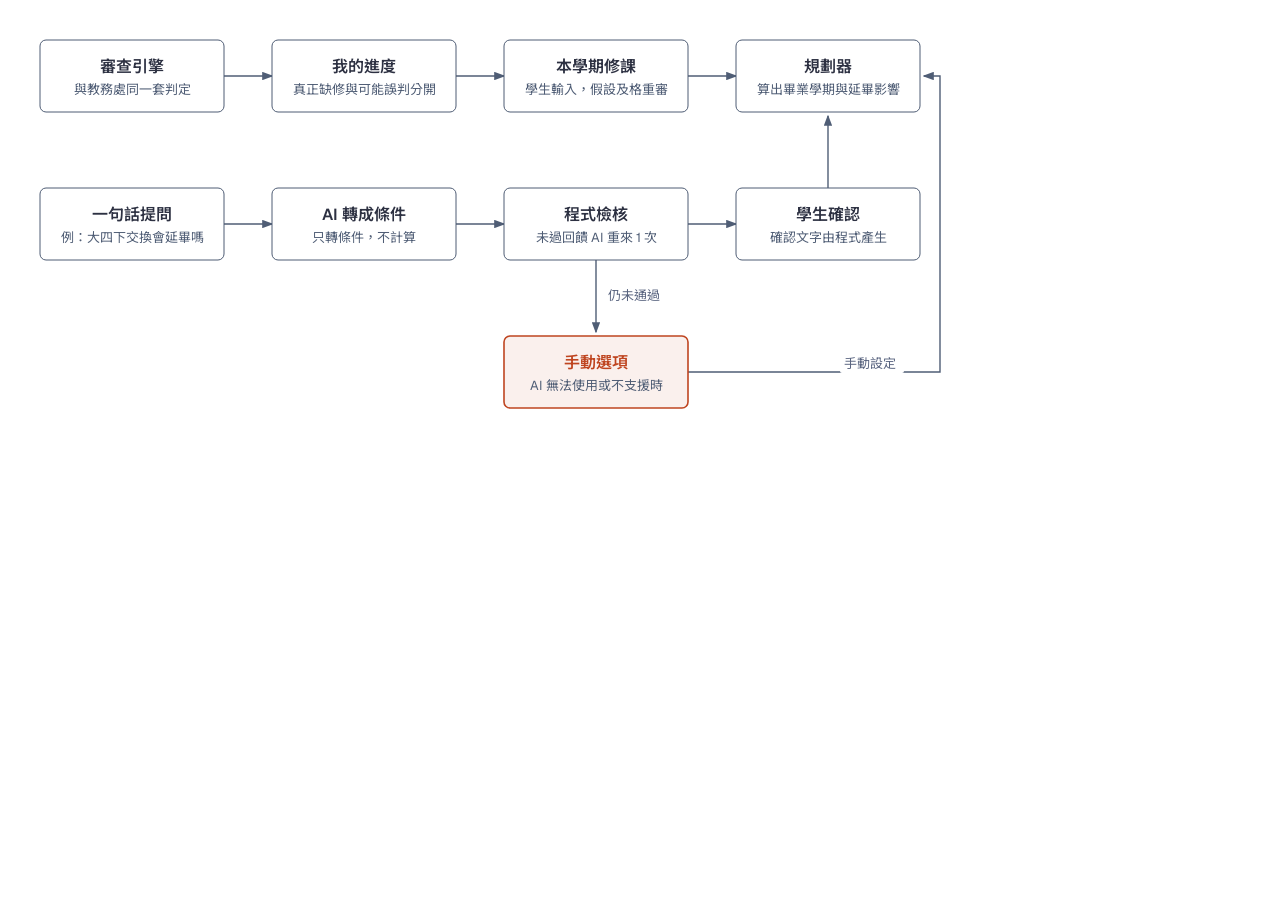
<file: docs/report-figures/fig5-student-flow.html>
<!DOCTYPE html>
<html lang="zh-Hant"><head><meta charset="UTF-8"><meta name="viewport" content="width=device-width, initial-scale=1.0"><title>學生端流程</title>
<link href="https://fonts.googleapis.com/css2?family=Geist:wght@400;500;600&family=Noto+Sans+TC:wght@400;500;600&display=swap" rel="stylesheet">
<style>html,body{margin:0;padding:0;background:#ffffff} svg{display:block;width:960px;height:440px}</style></head>
<body><svg viewBox="0 0 960 440" xmlns="http://www.w3.org/2000/svg" role="img" aria-labelledby="fig5-title fig5-desc"><title id="fig5-title">學生端流程</title><desc id="fig5-desc">學生端讀取與教務處相同的審查結果，分開真正缺修與可能誤判，輸入本學期修課重新試算；一句話提問由 AI 轉成條件，經程式檢核與學生確認後交給規劃器計算，AI 無法使用時改走手動選項。</desc><defs><marker id="arrow" markerWidth="8" markerHeight="6" refX="7" refY="3" orient="auto"><polygon points="0 0, 8 3, 0 6" fill="#4f5d75"/></marker></defs><rect width="100%" height="100%" fill="#ffffff"/><line x1="224" y1="76" x2="272" y2="76" stroke="#4f5d75" stroke-width="1.4" marker-end="url(#arrow)"/><line x1="224" y1="224" x2="272" y2="224" stroke="#4f5d75" stroke-width="1.4" marker-end="url(#arrow)"/><line x1="456" y1="76" x2="504" y2="76" stroke="#4f5d75" stroke-width="1.4" marker-end="url(#arrow)"/><line x1="456" y1="224" x2="504" y2="224" stroke="#4f5d75" stroke-width="1.4" marker-end="url(#arrow)"/><line x1="688" y1="76" x2="736" y2="76" stroke="#4f5d75" stroke-width="1.4" marker-end="url(#arrow)"/><line x1="688" y1="224" x2="736" y2="224" stroke="#4f5d75" stroke-width="1.4" marker-end="url(#arrow)"/><line x1="828" y1="188" x2="828" y2="116" stroke="#4f5d75" stroke-width="1.4" marker-end="url(#arrow)"/><line x1="596" y1="260" x2="596" y2="332" stroke="#4f5d75" stroke-width="1.4" marker-end="url(#arrow)"/><rect x="604" y="287" width="64" height="18" rx="2" fill="#ffffff"/><text x="608" y="300" fill="#5a6580" font-size="13" font-weight="400" font-family="'Geist','Noto Sans TC','PingFang TC','Microsoft JhengHei',sans-serif" text-anchor="start">仍未通過</text><path d="M688,372 H940 V76 H924" fill="none" stroke="#4f5d75" stroke-width="1.4" marker-end="url(#arrow)"/><rect x="840" y="355" width="64" height="18" rx="2" fill="#ffffff"/><text x="844" y="368" fill="#5a6580" font-size="13" font-weight="400" font-family="'Geist','Noto Sans TC','PingFang TC','Microsoft JhengHei',sans-serif" text-anchor="start">手動設定</text><rect x="40" y="40" width="184" height="72" rx="6" fill="#ffffff" stroke="#4f5d75" stroke-width="1"/><text x="132" y="72" fill="#2d3142" font-size="16" font-weight="600" font-family="'Geist','Noto Sans TC','PingFang TC','Microsoft JhengHei',sans-serif" text-anchor="middle">審查引擎</text><text x="132" y="94" fill="#4f5d75" font-size="13" font-weight="400" font-family="'Geist','Noto Sans TC','PingFang TC','Microsoft JhengHei',sans-serif" text-anchor="middle">與教務處同一套判定</text><rect x="272" y="40" width="184" height="72" rx="6" fill="#ffffff" stroke="#4f5d75" stroke-width="1"/><text x="364" y="72" fill="#2d3142" font-size="16" font-weight="600" font-family="'Geist','Noto Sans TC','PingFang TC','Microsoft JhengHei',sans-serif" text-anchor="middle">我的進度</text><text x="364" y="94" fill="#4f5d75" font-size="13" font-weight="400" font-family="'Geist','Noto Sans TC','PingFang TC','Microsoft JhengHei',sans-serif" text-anchor="middle">真正缺修與可能誤判分開</text><rect x="504" y="40" width="184" height="72" rx="6" fill="#ffffff" stroke="#4f5d75" stroke-width="1"/><text x="596" y="72" fill="#2d3142" font-size="16" font-weight="600" font-family="'Geist','Noto Sans TC','PingFang TC','Microsoft JhengHei',sans-serif" text-anchor="middle">本學期修課</text><text x="596" y="94" fill="#4f5d75" font-size="13" font-weight="400" font-family="'Geist','Noto Sans TC','PingFang TC','Microsoft JhengHei',sans-serif" text-anchor="middle">學生輸入，假設及格重審</text><rect x="736" y="40" width="184" height="72" rx="6" fill="#ffffff" stroke="#4f5d75" stroke-width="1"/><text x="828" y="72" fill="#2d3142" font-size="16" font-weight="600" font-family="'Geist','Noto Sans TC','PingFang TC','Microsoft JhengHei',sans-serif" text-anchor="middle">規劃器</text><text x="828" y="94" fill="#4f5d75" font-size="13" font-weight="400" font-family="'Geist','Noto Sans TC','PingFang TC','Microsoft JhengHei',sans-serif" text-anchor="middle">算出畢業學期與延畢影響</text><rect x="40" y="188" width="184" height="72" rx="6" fill="#ffffff" stroke="#4f5d75" stroke-width="1"/><text x="132" y="220" fill="#2d3142" font-size="16" font-weight="600" font-family="'Geist','Noto Sans TC','PingFang TC','Microsoft JhengHei',sans-serif" text-anchor="middle">一句話提問</text><text x="132" y="242" fill="#4f5d75" font-size="13" font-weight="400" font-family="'Geist','Noto Sans TC','PingFang TC','Microsoft JhengHei',sans-serif" text-anchor="middle">例：大四下交換會延畢嗎</text><rect x="272" y="188" width="184" height="72" rx="6" fill="#ffffff" stroke="#4f5d75" stroke-width="1"/><text x="364" y="220" fill="#2d3142" font-size="16" font-weight="600" font-family="'Geist','Noto Sans TC','PingFang TC','Microsoft JhengHei',sans-serif" text-anchor="middle">AI 轉成條件</text><text x="364" y="242" fill="#4f5d75" font-size="13" font-weight="400" font-family="'Geist','Noto Sans TC','PingFang TC','Microsoft JhengHei',sans-serif" text-anchor="middle">只轉條件，不計算</text><rect x="504" y="188" width="184" height="72" rx="6" fill="#ffffff" stroke="#4f5d75" stroke-width="1"/><text x="596" y="220" fill="#2d3142" font-size="16" font-weight="600" font-family="'Geist','Noto Sans TC','PingFang TC','Microsoft JhengHei',sans-serif" text-anchor="middle">程式檢核</text><text x="596" y="242" fill="#4f5d75" font-size="13" font-weight="400" font-family="'Geist','Noto Sans TC','PingFang TC','Microsoft JhengHei',sans-serif" text-anchor="middle">未過回饋 AI 重來 1 次</text><rect x="736" y="188" width="184" height="72" rx="6" fill="#ffffff" stroke="#4f5d75" stroke-width="1"/><text x="828" y="220" fill="#2d3142" font-size="16" font-weight="600" font-family="'Geist','Noto Sans TC','PingFang TC','Microsoft JhengHei',sans-serif" text-anchor="middle">學生確認</text><text x="828" y="242" fill="#4f5d75" font-size="13" font-weight="400" font-family="'Geist','Noto Sans TC','PingFang TC','Microsoft JhengHei',sans-serif" text-anchor="middle">確認文字由程式產生</text><rect x="504" y="336" width="184" height="72" rx="6" fill="rgba(191,69,32,0.08)" stroke="#bf4520" stroke-width="1.6"/><text x="596" y="368" fill="#bf4520" font-size="16" font-weight="600" font-family="'Geist','Noto Sans TC','PingFang TC','Microsoft JhengHei',sans-serif" text-anchor="middle">手動選項</text><text x="596" y="390" fill="#4f5d75" font-size="13" font-weight="400" font-family="'Geist','Noto Sans TC','PingFang TC','Microsoft JhengHei',sans-serif" text-anchor="middle">AI 無法使用或不支援時</text></svg></body></html>
</file>
